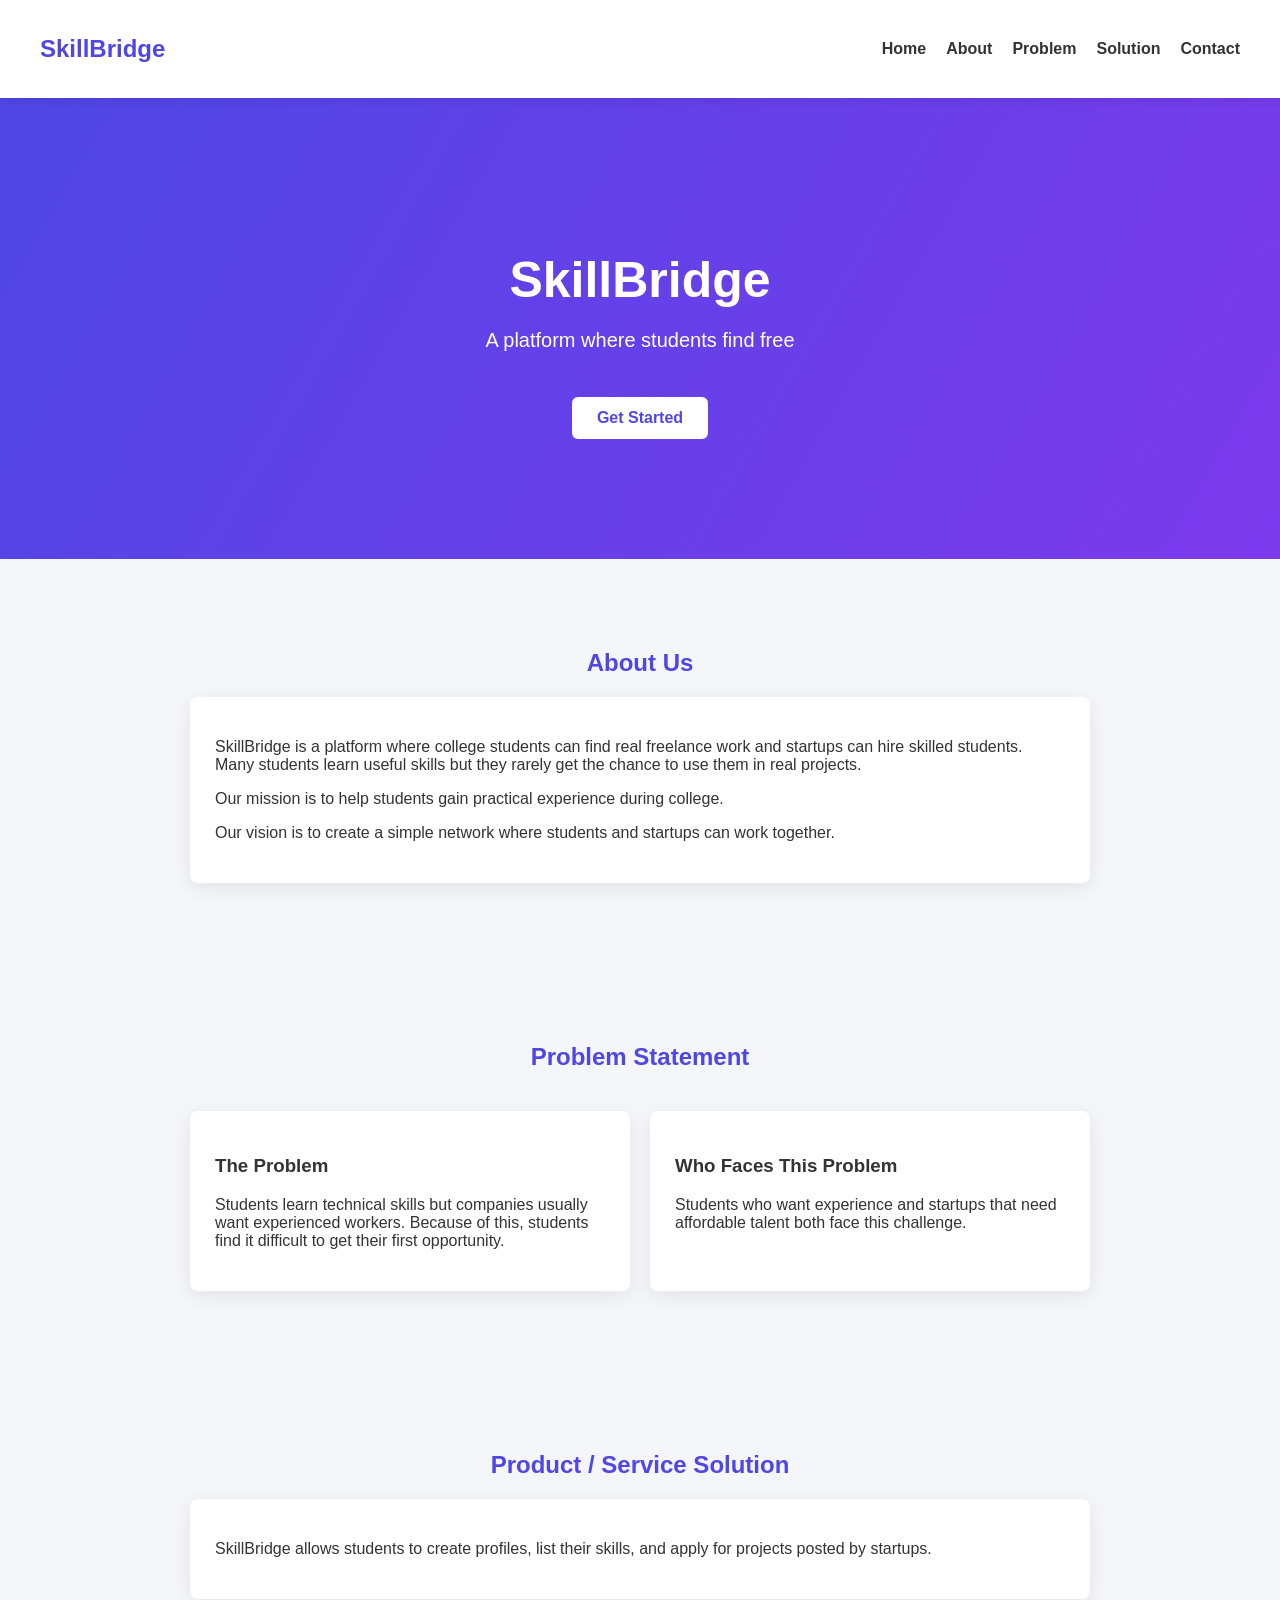
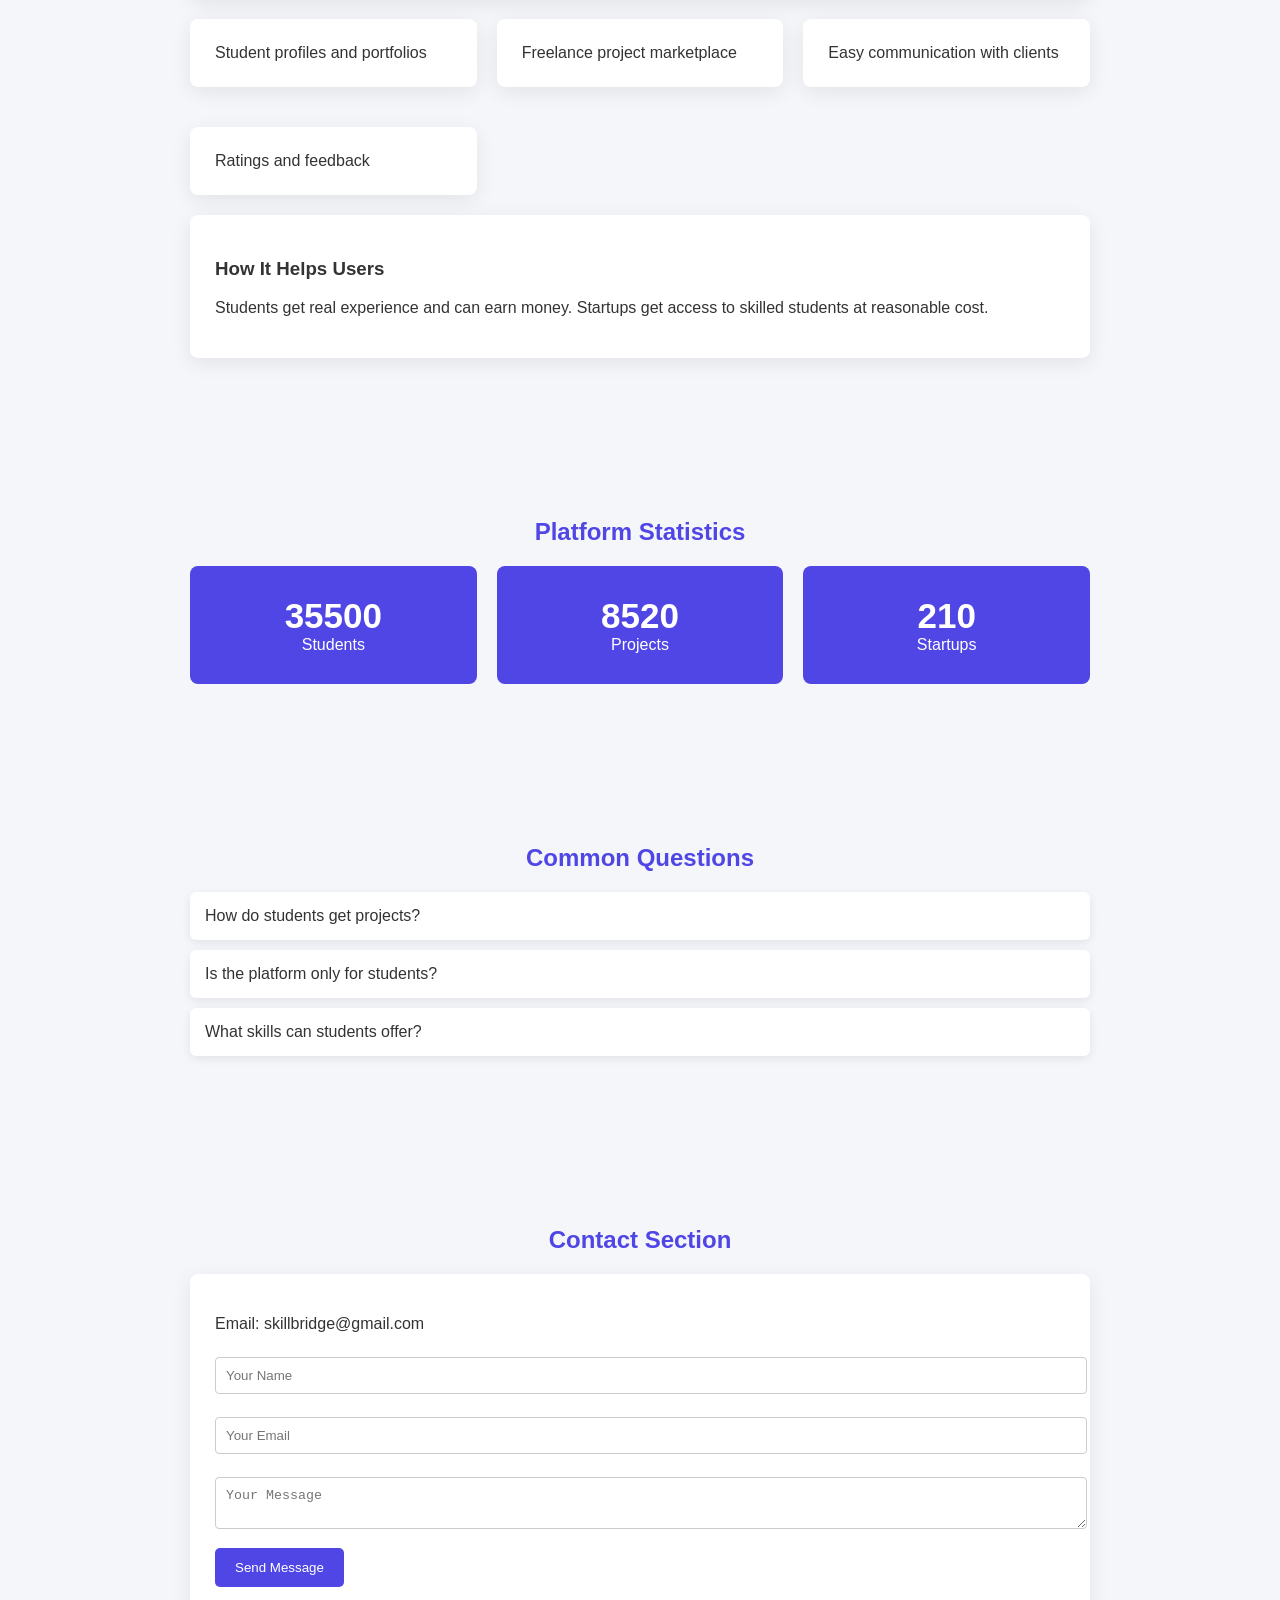
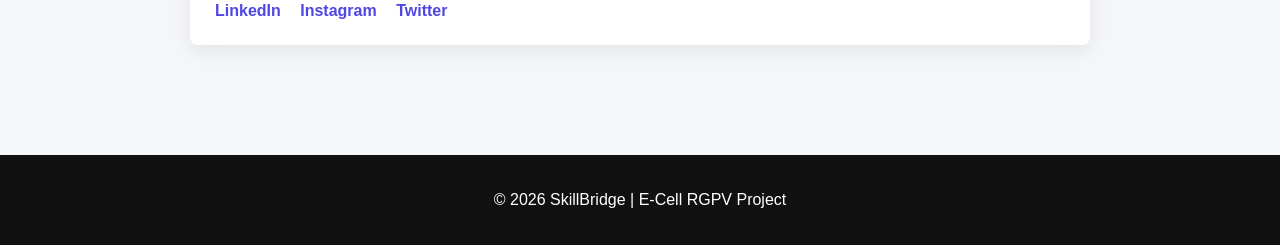
<file: index.html>
<!DOCTYPE html>
<html>

<head>

<title>SkillBridge</title>

<link rel="stylesheet" href="style.css">

</head>

<body>

<nav>

<h2>SkillBridge</h2>

<ul>
<li><a href="#home">Home</a></li>
<li><a href="#about">About</a></li>
<li><a href="#problem">Problem</a></li>
<li><a href="#solution">Solution</a></li>
<li><a href="#contact">Contact</a></li>
</ul>

</nav>


<header id="home">

<h1>SkillBridge</h1>

<p id="typing"></p>

<a href="#contact" class="btn">Get Started</a>

</header>


<section id="about" class="reveal">

<h2>About Us</h2>

<div class="card">

<p>
SkillBridge is a platform where college students can find real freelance work and startups can hire skilled students. Many students learn useful skills but they rarely get the chance to use them in real projects.
</p>

<p>
Our mission is to help students gain practical experience during college.
</p>

<p>
Our vision is to create a simple network where students and startups can work together.
</p>

</div>

</section>


<section id="problem" class="reveal">

<h2>Problem Statement</h2>

<div class="grid">

<div class="card">

<h3>The Problem</h3>

<p>
Students learn technical skills but companies usually want experienced workers. Because of this, students find it difficult to get their first opportunity.
</p>

</div>

<div class="card">

<h3>Who Faces This Problem</h3>

<p>
Students who want experience and startups that need affordable talent both face this challenge.
</p>

</div>

</div>

</section>


<section id="solution" class="reveal">

<h2>Product / Service Solution</h2>

<div class="card">

<p>
SkillBridge allows students to create profiles, list their skills, and apply for projects posted by startups.
</p>

</div>

<div class="grid">

<div class="card">Student profiles and portfolios</div>
<div class="card">Freelance project marketplace</div>
<div class="card">Easy communication with clients</div>
<div class="card">Ratings and feedback</div>

</div>

<div class="card">

<h3>How It Helps Users</h3>

<p>
Students get real experience and can earn money. Startups get access to skilled students at reasonable cost.
</p>

</div>

</section>


<section class="reveal">

<h2>Platform Statistics</h2>

<div class="stats">

<div class="stat">
<h3 class="counter" data-target="50000">0</h3>
Students
</div>

<div class="stat">
<h3 class="counter" data-target="12000">0</h3>
Projects
</div>

<div class="stat">
<h3 class="counter" data-target="300">0</h3>
Startups
</div>

</div>

</section>


<section class="reveal">

<h2>Common Questions</h2>

<div class="faq">
How do students get projects?
<div class="answer">Students create a profile and apply to projects posted by startups.</div>
</div>

<div class="faq">
Is the platform only for students?
<div class="answer">Students work as freelancers, but startups and businesses can hire them.</div>
</div>

<div class="faq">
What skills can students offer?
<div class="answer">Coding, design, writing, marketing, editing and many other digital skills.</div>
</div>

</section>


<section id="contact" class="reveal">

<h2>Contact Section</h2>

<div class="card">

<p>Email: skillbridge@gmail.com</p>

<form id="contactForm">

<input type="text" placeholder="Your Name" required>

<input type="email" placeholder="Your Email" required>

<textarea placeholder="Your Message"></textarea>

<button type="submit">Send Message</button>

</form>

<div class="social">

<a href="#">LinkedIn</a>
<a href="#">Instagram</a>
<a href="#">Twitter</a>

</div>

</div>

</section>


<footer>

<p>© 2026 SkillBridge | E-Cell RGPV Project</p>

</footer>


<script src="script.js"></script>

</body>
</html>
</file>
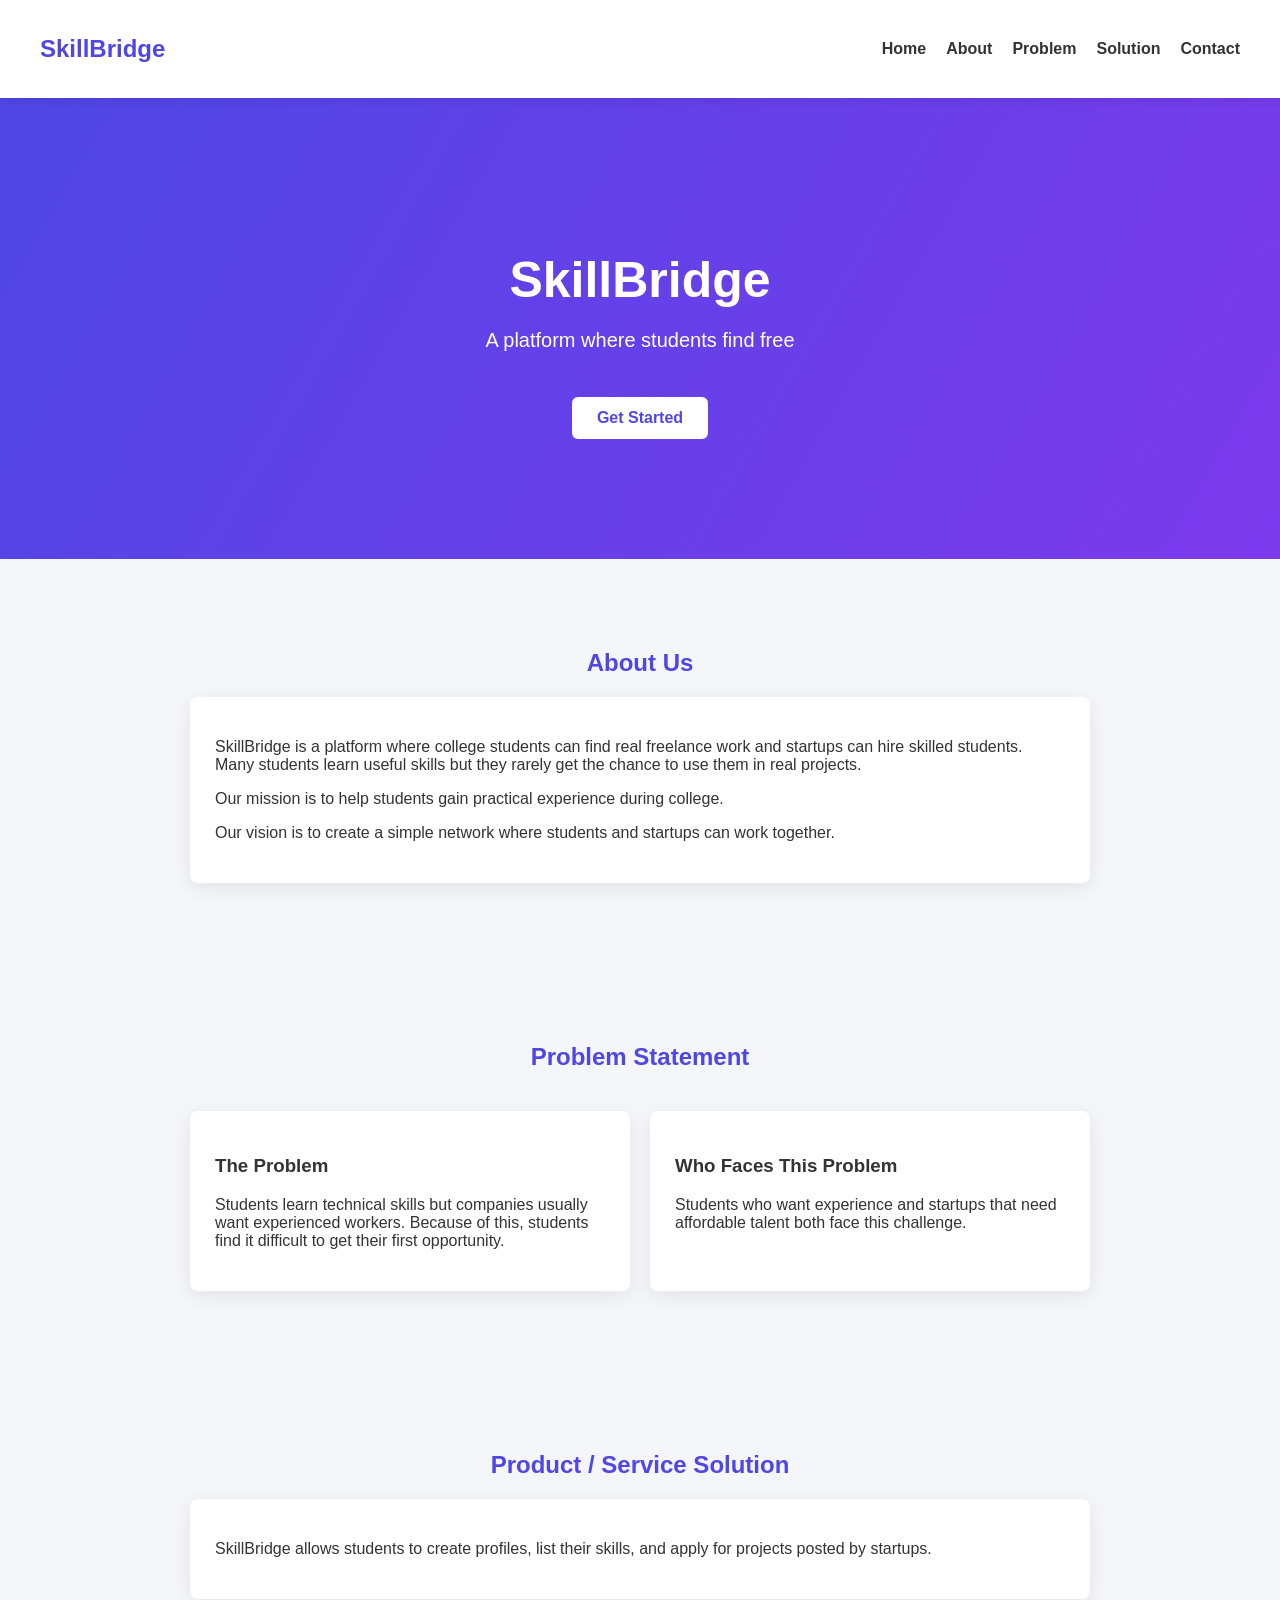
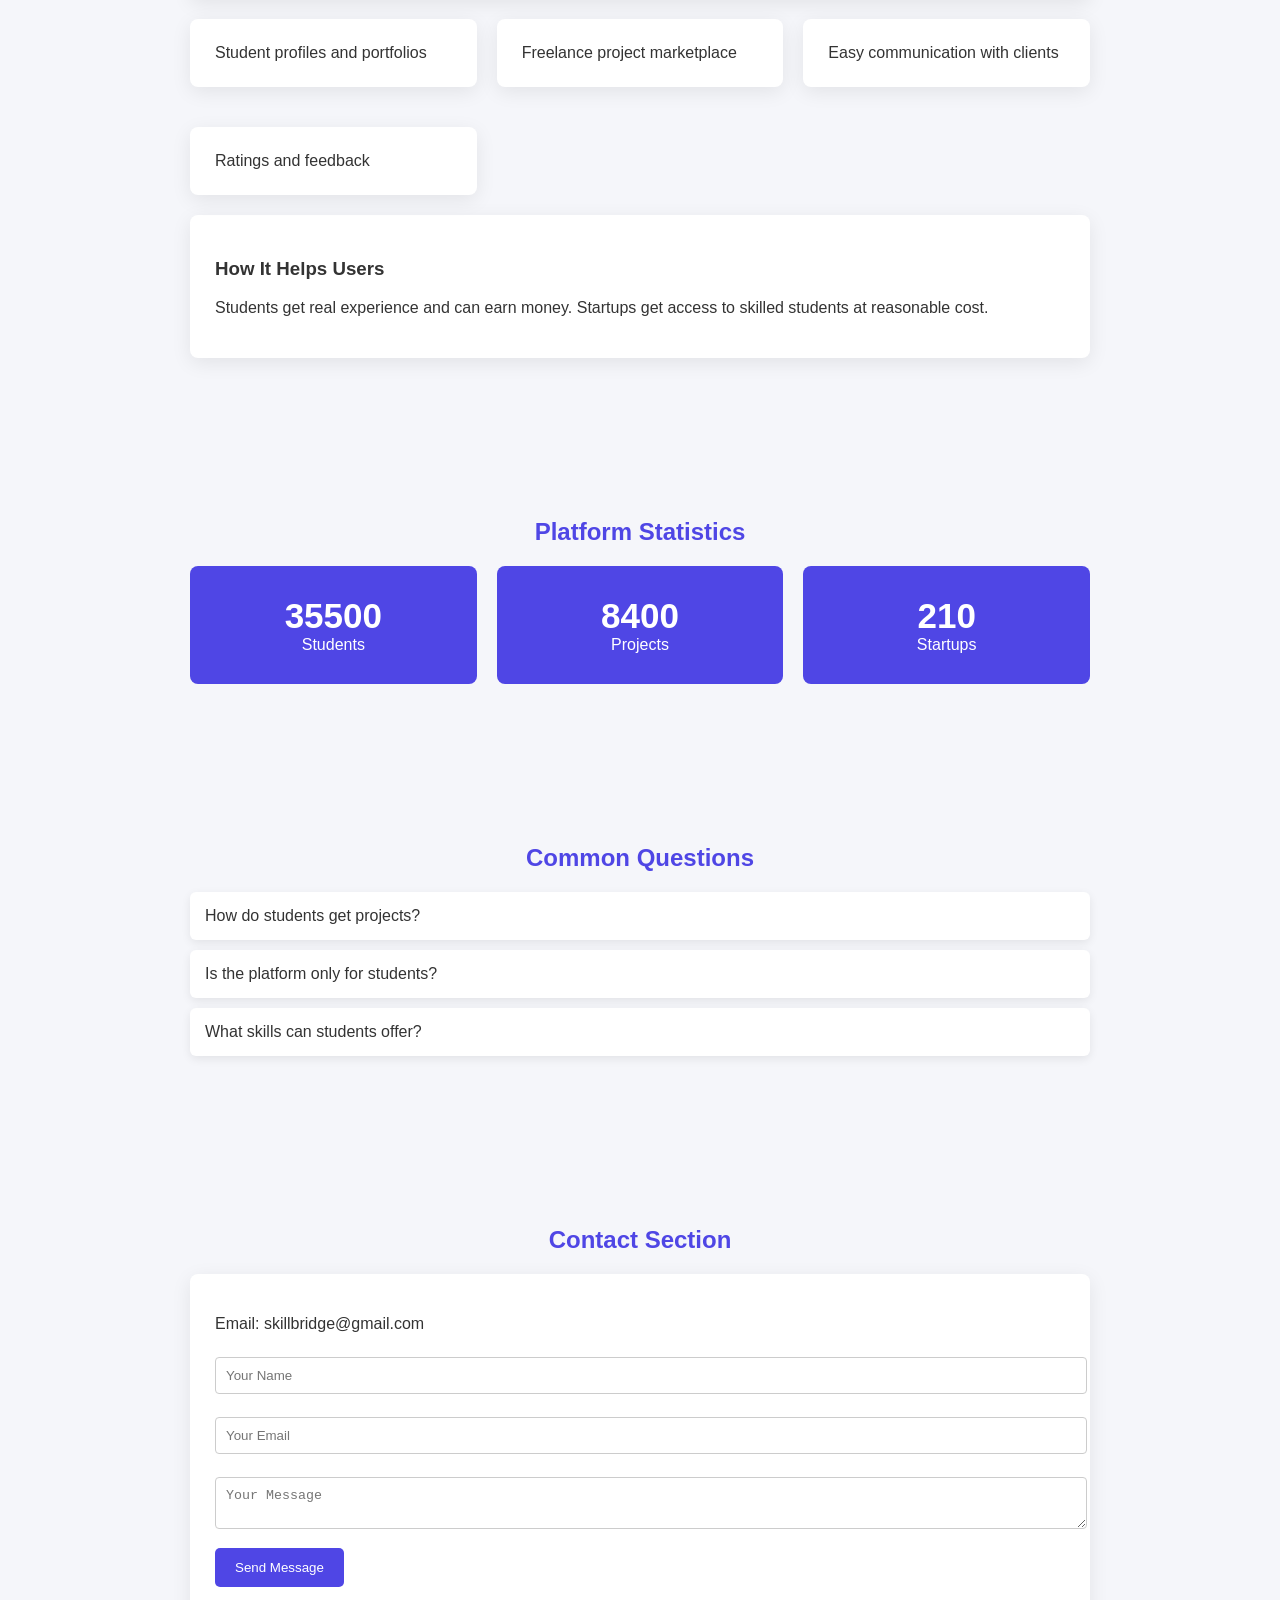
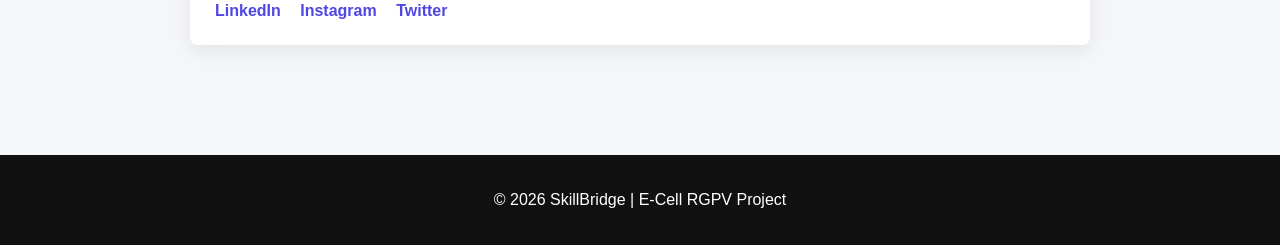
<file: index .html>
<!DOCTYPE html>
<html>

<head>

<title>SkillBridge</title>

<link rel="stylesheet" href="style.css">

</head>

<body>

<nav>

<h2>SkillBridge</h2>

<ul>
<li><a href="#home">Home</a></li>
<li><a href="#about">About</a></li>
<li><a href="#problem">Problem</a></li>
<li><a href="#solution">Solution</a></li>
<li><a href="#contact">Contact</a></li>
</ul>

</nav>


<header id="home">

<h1>SkillBridge</h1>

<p id="typing"></p>

<a href="#contact" class="btn">Get Started</a>

</header>


<section id="about" class="reveal">

<h2>About Us</h2>

<div class="card">

<p>
SkillBridge is a platform where college students can find real freelance work and startups can hire skilled students. Many students learn useful skills but they rarely get the chance to use them in real projects.
</p>

<p>
Our mission is to help students gain practical experience during college.
</p>

<p>
Our vision is to create a simple network where students and startups can work together.
</p>

</div>

</section>


<section id="problem" class="reveal">

<h2>Problem Statement</h2>

<div class="grid">

<div class="card">

<h3>The Problem</h3>

<p>
Students learn technical skills but companies usually want experienced workers. Because of this, students find it difficult to get their first opportunity.
</p>

</div>

<div class="card">

<h3>Who Faces This Problem</h3>

<p>
Students who want experience and startups that need affordable talent both face this challenge.
</p>

</div>

</div>

</section>


<section id="solution" class="reveal">

<h2>Product / Service Solution</h2>

<div class="card">

<p>
SkillBridge allows students to create profiles, list their skills, and apply for projects posted by startups.
</p>

</div>

<div class="grid">

<div class="card">Student profiles and portfolios</div>
<div class="card">Freelance project marketplace</div>
<div class="card">Easy communication with clients</div>
<div class="card">Ratings and feedback</div>

</div>

<div class="card">

<h3>How It Helps Users</h3>

<p>
Students get real experience and can earn money. Startups get access to skilled students at reasonable cost.
</p>

</div>

</section>


<section class="reveal">

<h2>Platform Statistics</h2>

<div class="stats">

<div class="stat">
<h3 class="counter" data-target="50000">0</h3>
Students
</div>

<div class="stat">
<h3 class="counter" data-target="12000">0</h3>
Projects
</div>

<div class="stat">
<h3 class="counter" data-target="300">0</h3>
Startups
</div>

</div>

</section>


<section class="reveal">

<h2>Common Questions</h2>

<div class="faq">
How do students get projects?
<div class="answer">Students create a profile and apply to projects posted by startups.</div>
</div>

<div class="faq">
Is the platform only for students?
<div class="answer">Students work as freelancers, but startups and businesses can hire them.</div>
</div>

<div class="faq">
What skills can students offer?
<div class="answer">Coding, design, writing, marketing, editing and many other digital skills.</div>
</div>

</section>


<section id="contact" class="reveal">

<h2>Contact Section</h2>

<div class="card">

<p>Email: skillbridge@gmail.com</p>

<form id="contactForm">

<input type="text" placeholder="Your Name" required>

<input type="email" placeholder="Your Email" required>

<textarea placeholder="Your Message"></textarea>

<button type="submit">Send Message</button>

</form>

<div class="social">

<a href="#">LinkedIn</a>
<a href="#">Instagram</a>
<a href="#">Twitter</a>

</div>

</div>

</section>


<footer>

<p>© 2026 SkillBridge | E-Cell RGPV Project</p>

</footer>


<script src="script.js"></script>

</body>
</html>
</file>
<file: style.css>
body{
margin:0;
font-family:Arial;
background:#f5f6fa;
color:#333;
scroll-behavior:smooth;
}

nav{
display:flex;
justify-content:space-between;
align-items:center;
padding:15px 40px;
background:white;
box-shadow:0 2px 10px rgba(0,0,0,0.1);
position:sticky;
top:0;
z-index:1000;
}

nav h2{
color:#4f46e5;
}

nav ul{
list-style:none;
display:flex;
gap:20px;
margin:0;
padding:0;
}

nav a{
text-decoration:none;
color:#333;
font-weight:bold;
}

nav a:hover{
color:#4f46e5;
}

header{
background:linear-gradient(120deg,#4f46e5,#7c3aed);
color:white;
text-align:center;
padding:120px 20px;
}

header h1{
font-size:50px;
margin-bottom:10px;
}

header p{
font-size:20px;
min-height:28px;
}

.btn{
display:inline-block;
margin-top:20px;
padding:12px 25px;
background:white;
color:#4f46e5;
font-weight:bold;
border-radius:6px;
text-decoration:none;
transition:0.3s;
}

.btn:hover{
transform:translateY(-3px);
box-shadow:0 8px 15px rgba(0,0,0,0.2);
}

section{
max-width:900px;
margin:auto;
padding:70px 20px;
}

h2{
color:#4f46e5;
margin-bottom:20px;
text-align:center;
}

.card{
background:white;
padding:25px;
border-radius:8px;
box-shadow:0 5px 20px rgba(0,0,0,0.08);
margin-top:20px;
transition:0.3s;
}

.card:hover{
transform:translateY(-6px);
}

.grid{
display:grid;
grid-template-columns:repeat(auto-fit,minmax(250px,1fr));
gap:20px;
}

.stats{
display:grid;
grid-template-columns:repeat(auto-fit,minmax(200px,1fr));
gap:20px;
text-align:center;
}

.stat{
background:#4f46e5;
color:white;
padding:30px;
border-radius:8px;
}

.stat h3{
font-size:35px;
margin:0;
}

input,textarea{
width:100%;
padding:10px;
margin-top:8px;
margin-bottom:15px;
border:1px solid #ccc;
border-radius:4px;
}

button{
background:#4f46e5;
color:white;
border:none;
padding:12px 20px;
border-radius:5px;
cursor:pointer;
}

.faq{
background:white;
padding:15px;
margin-bottom:10px;
border-radius:6px;
cursor:pointer;
box-shadow:0 3px 10px rgba(0,0,0,0.08);
}

.answer{
display:none;
margin-top:10px;
color:#555;
}

.social{
margin-top:15px;
}

.social a{
margin-right:15px;
text-decoration:none;
color:#4f46e5;
font-weight:bold;
}

footer{
background:#111;
color:white;
text-align:center;
padding:20px;
margin-top:40px;
}

.reveal{
opacity:0;
transform:translateY(40px);
transition:0.7s;
}

.reveal.active{
opacity:1;
transform:translateY(0);
}
</file>
